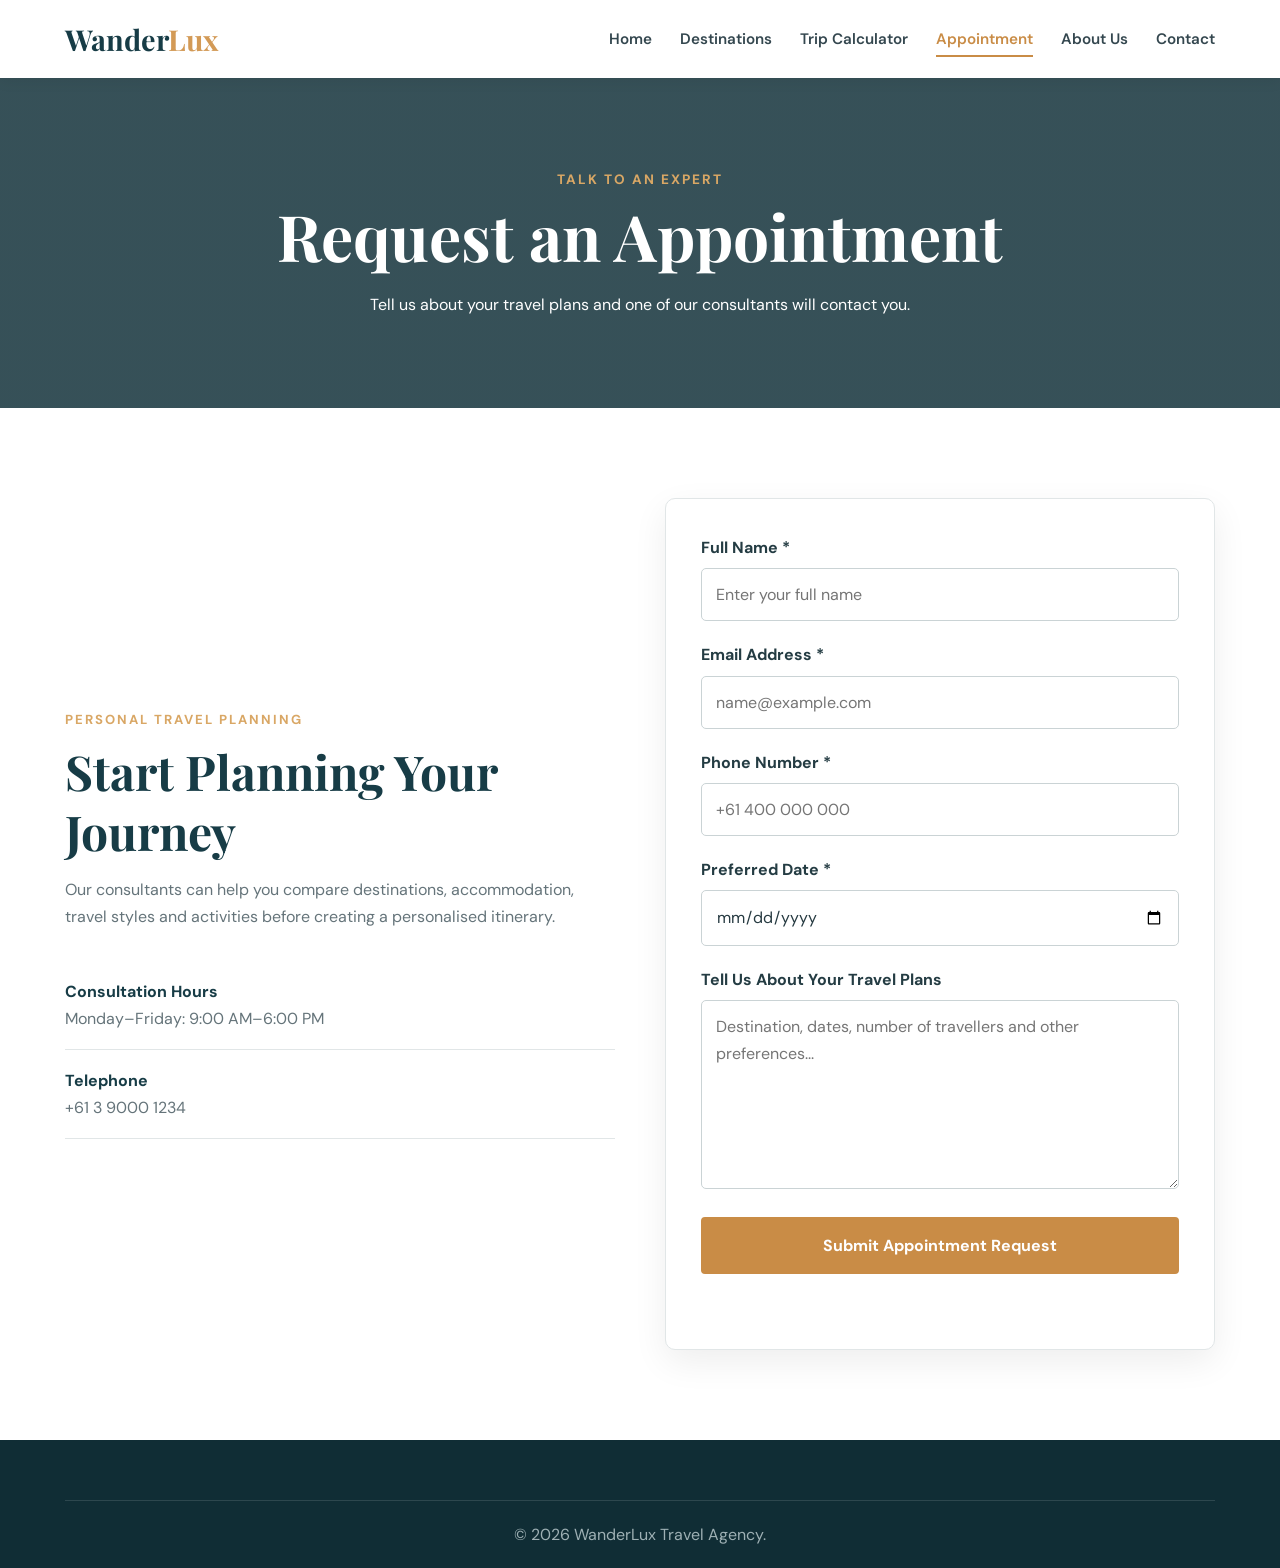
<file: appointment.html>
<!DOCTYPE html>
<html lang="en">

<head>
    <meta charset="UTF-8">
    <meta name="viewport" content="width=device-width, initial-scale=1.0">

    <meta name="description"
          content="Request a consultation appointment with a WanderLux travel consultant.">

    <title>Appointment Request | WanderLux</title>

    <link rel="stylesheet" href="css/style.css">
</head>

<body>

<header>
<nav class="navbar">

    <a href="index.html" class="logo">Wander<span>Lux</span></a>

    <button class="menu-toggle" id="menuToggle"
            aria-label="Open navigation menu">☰</button>

    <ul class="nav-links" id="navLinks">
        <li><a href="index.html">Home</a></li>
        <li><a href="destinations.html">Destinations</a></li>
        <li><a href="calculator.html">Trip Calculator</a></li>
        <li><a class="active" href="appointment.html">Appointment</a></li>
        <li><a href="about.html">About Us</a></li>
        <li><a href="contact.html">Contact</a></li>
    </ul>

</nav>
</header>


<section class="page-banner">
    <div>
        <p>Talk to an Expert</p>
        <h1>Request an Appointment</h1>
        <span>
            Tell us about your travel plans and one of our
            consultants will contact you.
        </span>
    </div>
</section>


<main>

<section class="section">

<div class="contact-layout">

<div class="contact-info reveal">

    <span class="small-heading">Personal Travel Planning</span>
    <h2>Start Planning Your Journey</h2>

    <p>
        Our consultants can help you compare destinations,
        accommodation, travel styles and activities before
        creating a personalised itinerary.
    </p>

    <div class="info-item">
        <strong>Consultation Hours</strong>
        <p>Monday–Friday: 9:00 AM–6:00 PM</p>
    </div>

    <div class="info-item">
        <strong>Telephone</strong>
        <p>+61 3 9000 1234</p>
    </div>

</div>


<div class="form-card reveal">

<form id="appointmentForm">

    <div class="form-group">
        <label for="appointmentName">Full Name *</label>

        <input type="text"
               id="appointmentName"
               name="name"
               required
               minlength="2"
               placeholder="Enter your full name">
    </div>


    <div class="form-group">
        <label for="appointmentEmail">Email Address *</label>

        <input type="email"
               id="appointmentEmail"
               name="email"
               required
               placeholder="name@example.com">
    </div>


    <div class="form-group">
        <label for="appointmentPhone">Phone Number *</label>

        <input type="tel"
               id="appointmentPhone"
               name="phone"
               required
               placeholder="+61 400 000 000">
    </div>


    <div class="form-group">
        <label for="appointmentDate">Preferred Date *</label>

        <input type="date"
               id="appointmentDate"
               name="date"
               required>
    </div>


    <div class="form-group">
        <label for="appointmentMessage">
            Tell Us About Your Travel Plans
        </label>

        <textarea id="appointmentMessage"
                  name="message"
                  rows="6"
                  placeholder="Destination, dates, number of travellers and other preferences..."></textarea>
    </div>


    <button type="submit" class="btn full-btn">
        Submit Appointment Request
    </button>

    <p class="form-status" id="appointmentStatus"
       aria-live="polite"></p>

</form>

</div>

</div>

</section>

</main>


<footer>
    <div class="copyright">
        © <span id="currentYear"></span> WanderLux Travel Agency.
    </div>
</footer>

<script src="js/script.js"></script>

</body>
</html>
</file>
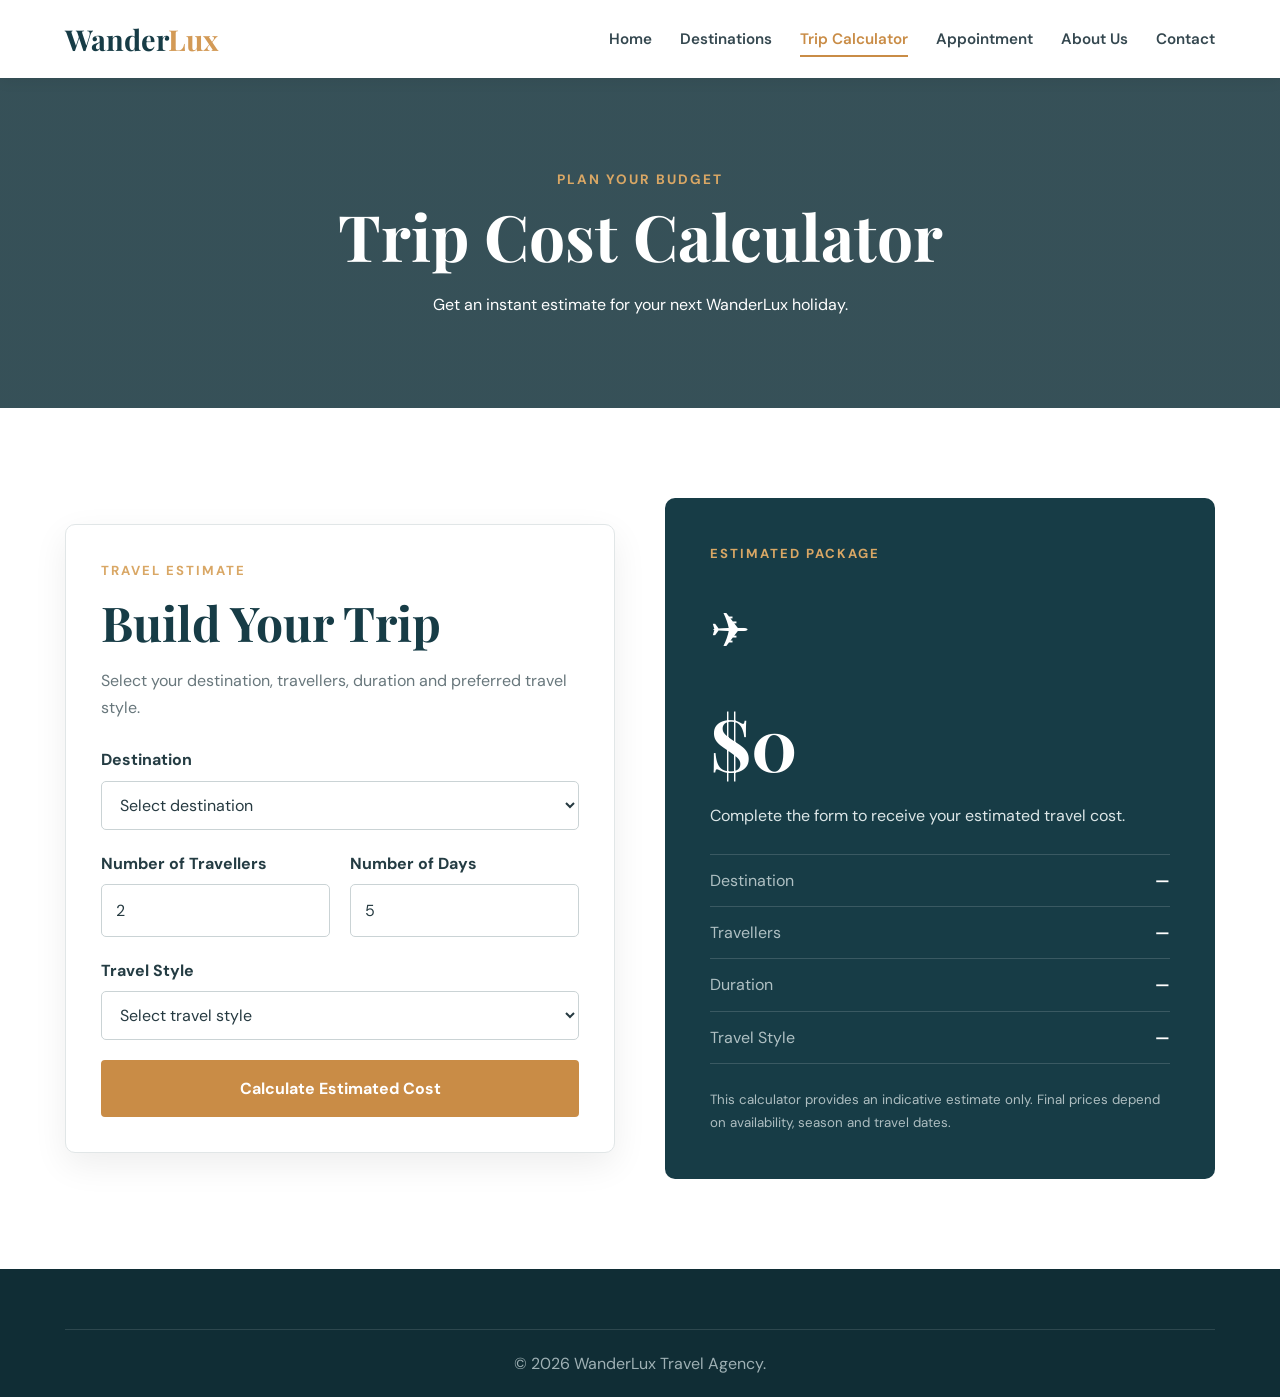
<file: calculator.html>
<!DOCTYPE html>
<html lang="en">

<head>
    <meta charset="UTF-8">
    <meta name="viewport" content="width=device-width, initial-scale=1.0">

    <meta name="description"
          content="Estimate the cost of your WanderLux holiday using our interactive trip cost calculator.">

    <title>Trip Cost Calculator | WanderLux</title>

    <link rel="stylesheet" href="css/style.css">
</head>

<body>

<header>
    <nav class="navbar">
        <a href="index.html" class="logo">Wander<span>Lux</span></a>

        <button class="menu-toggle" id="menuToggle"
                aria-label="Open navigation menu">☰</button>

        <ul class="nav-links" id="navLinks">
            <li><a href="index.html">Home</a></li>
            <li><a href="destinations.html">Destinations</a></li>
            <li><a class="active" href="calculator.html">Trip Calculator</a></li>
            <li><a href="appointment.html">Appointment</a></li>
            <li><a href="about.html">About Us</a></li>
            <li><a href="contact.html">Contact</a></li>
        </ul>
    </nav>
</header>


<section class="page-banner">
    <div>
        <p>Plan Your Budget</p>
        <h1>Trip Cost Calculator</h1>
        <span>
            Get an instant estimate for your next WanderLux holiday.
        </span>
    </div>
</section>


<main>

<section class="section">

<div class="calculator-layout">

<div class="form-card reveal">

    <span class="small-heading">Travel Estimate</span>
    <h2>Build Your Trip</h2>

    <p>
        Select your destination, travellers, duration and
        preferred travel style.
    </p>


    <form id="tripCalculator">

        <div class="form-group">
            <label for="destination">Destination</label>

            <select id="destination" required>
                <option value="">Select destination</option>
                <option value="Bali">Bali</option>
                <option value="Paris">Paris</option>
                <option value="Maldives">Maldives</option>
                <option value="Japan">Japan</option>
                <option value="Sydney">Sydney</option>
            </select>
        </div>


        <div class="form-row">

            <div class="form-group">
                <label for="travellers">Number of Travellers</label>

                <input type="number"
                       id="travellers"
                       min="1"
                       max="20"
                       value="2"
                       required>
            </div>


            <div class="form-group">
                <label for="days">Number of Days</label>

                <input type="number"
                       id="days"
                       min="1"
                       max="60"
                       value="5"
                       required>
            </div>

        </div>


        <div class="form-group">

            <label for="travelStyle">Travel Style</label>

            <select id="travelStyle" required>
                <option value="">Select travel style</option>
                <option value="Budget">Budget</option>
                <option value="Standard">Standard</option>
                <option value="Luxury">Luxury</option>
            </select>

        </div>


        <button type="submit" class="btn full-btn">
            Calculate Estimated Cost
        </button>

    </form>

</div>


<div class="result-card reveal">

    <p class="small-heading">Estimated Package</p>

    <div class="result-icon">✈</div>

    <h2 id="estimatedPrice">$0</h2>

    <p id="estimateMessage">
        Complete the form to receive your estimated travel cost.
    </p>


    <div class="estimate-breakdown" id="estimateBreakdown">
        <div>
            <span>Destination</span>
            <strong id="resultDestination">—</strong>
        </div>

        <div>
            <span>Travellers</span>
            <strong id="resultTravellers">—</strong>
        </div>

        <div>
            <span>Duration</span>
            <strong id="resultDays">—</strong>
        </div>

        <div>
            <span>Travel Style</span>
            <strong id="resultStyle">—</strong>
        </div>
    </div>


    <small>
        This calculator provides an indicative estimate only.
        Final prices depend on availability, season and travel dates.
    </small>

</div>

</div>

</section>

</main>


<footer>

    <div class="copyright">
        © <span id="currentYear"></span> WanderLux Travel Agency.
    </div>

</footer>

<script src="js/script.js"></script>

</body>
</html>
</file>
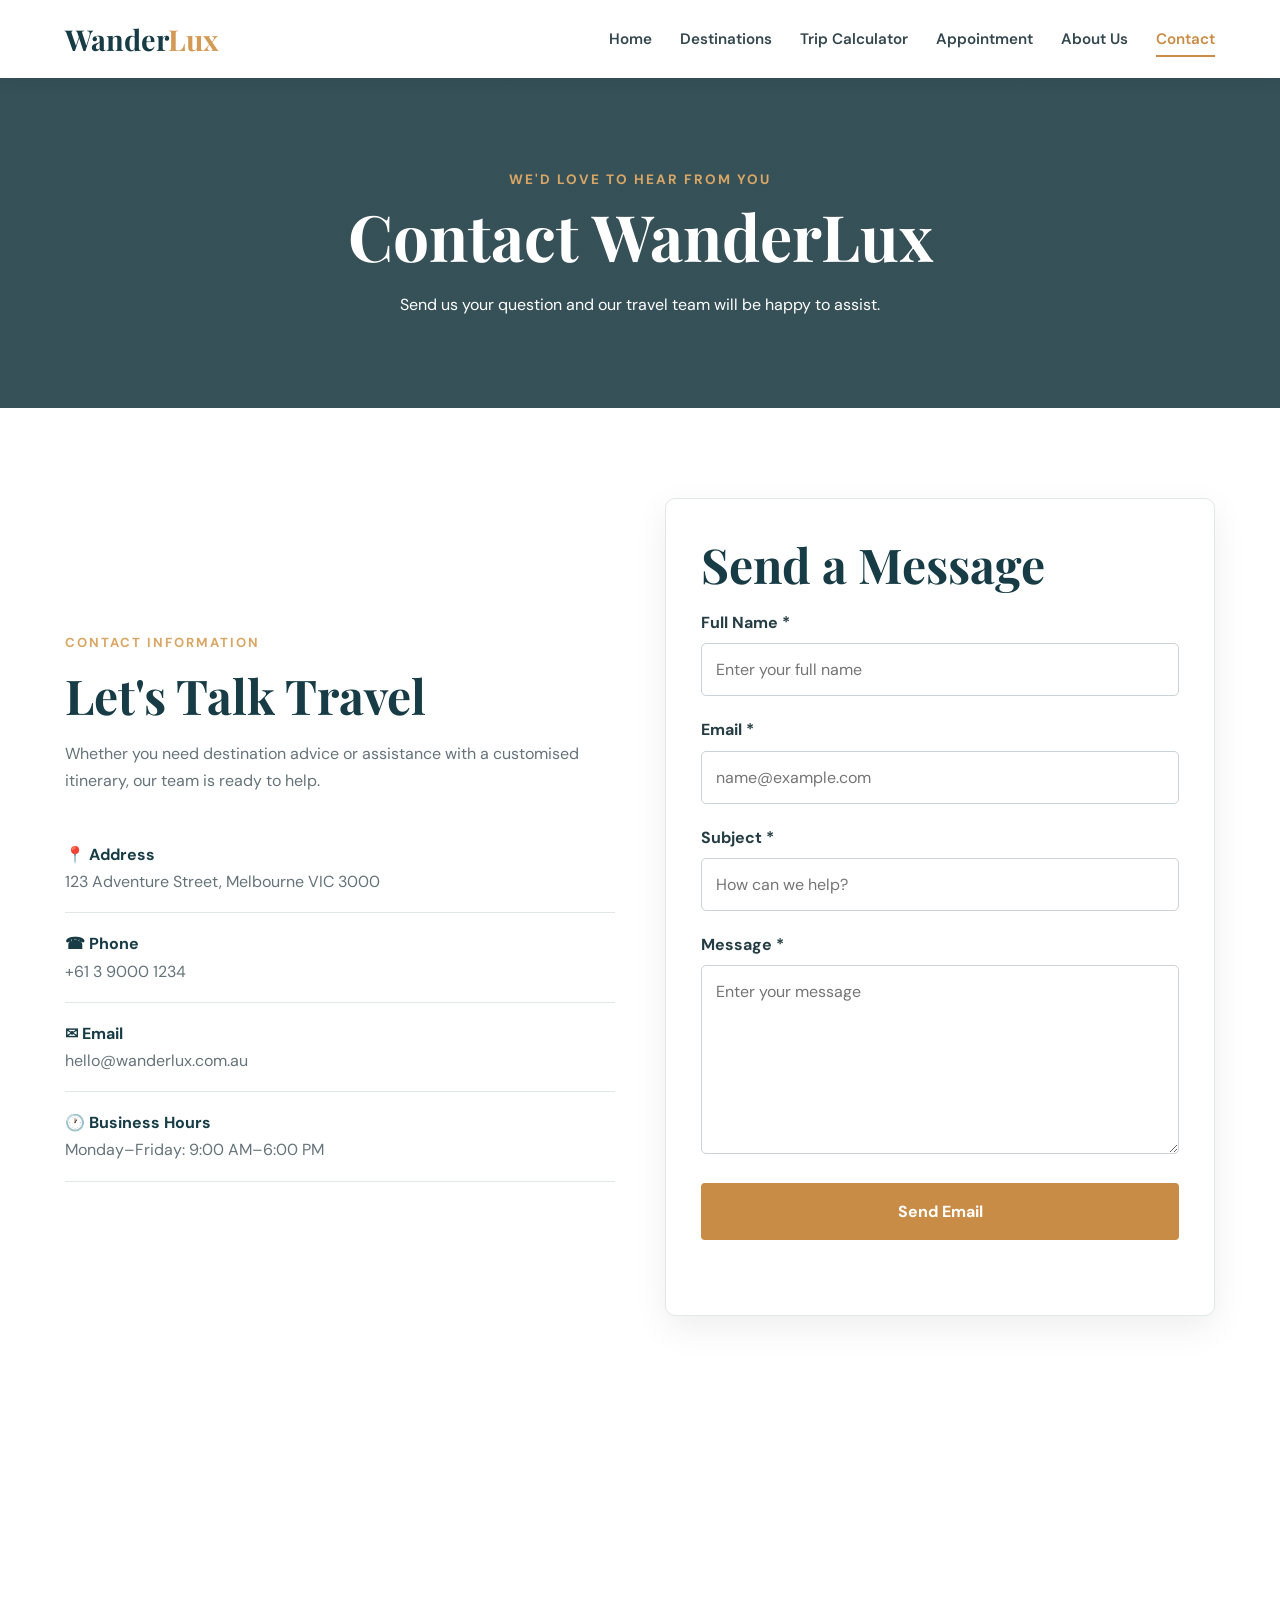
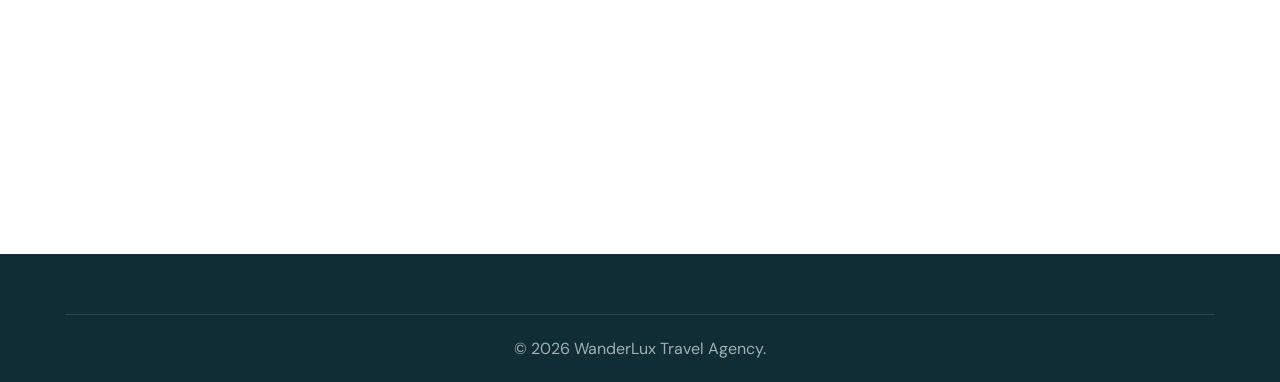
<file: contact.html>
<!DOCTYPE html>
<html lang="en">

<head>
    <meta charset="UTF-8">
    <meta name="viewport" content="width=device-width, initial-scale=1.0">

    <meta name="description"
          content="Contact WanderLux Travel Agency for travel information, questions and personalised holiday assistance.">

    <title>Contact | WanderLux</title>

    <link rel="stylesheet" href="css/style.css">
</head>

<body>

<header>
<nav class="navbar">

<a href="index.html" class="logo">Wander<span>Lux</span></a>

<button class="menu-toggle" id="menuToggle"
        aria-label="Open navigation menu">☰</button>

<ul class="nav-links" id="navLinks">
    <li><a href="index.html">Home</a></li>
    <li><a href="destinations.html">Destinations</a></li>
    <li><a href="calculator.html">Trip Calculator</a></li>
    <li><a href="appointment.html">Appointment</a></li>
    <li><a href="about.html">About Us</a></li>
    <li><a class="active" href="contact.html">Contact</a></li>
</ul>

</nav>
</header>


<section class="page-banner">
<div>
    <p>We'd Love to Hear From You</p>
    <h1>Contact WanderLux</h1>
    <span>
        Send us your question and our travel team will
        be happy to assist.
    </span>
</div>
</section>


<main>

<section class="section">

<div class="contact-layout">

<div class="contact-info reveal">

<span class="small-heading">Contact Information</span>
<h2>Let's Talk Travel</h2>

<p>
Whether you need destination advice or assistance with
a customised itinerary, our team is ready to help.
</p>


<div class="info-item">
    <strong>📍 Address</strong>
    <p>123 Adventure Street, Melbourne VIC 3000</p>
</div>


<div class="info-item">
    <strong>☎ Phone</strong>
    <p>+61 3 9000 1234</p>
</div>


<div class="info-item">
    <strong>✉ Email</strong>
    <p>hello@wanderlux.com.au</p>
</div>


<div class="info-item">
    <strong>🕐 Business Hours</strong>
    <p>Monday–Friday: 9:00 AM–6:00 PM</p>
</div>

</div>


<div class="form-card reveal">

<h2>Send a Message</h2>

<form id="contactForm">

<div class="form-group">
    <label for="contactName">Full Name *</label>

    <input type="text"
           id="contactName"
           required
           minlength="2"
           placeholder="Enter your full name">
</div>


<div class="form-group">
    <label for="contactEmail">Email *</label>

    <input type="email"
           id="contactEmail"
           required
           placeholder="name@example.com">
</div>


<div class="form-group">
    <label for="contactSubject">Subject *</label>

    <input type="text"
           id="contactSubject"
           required
           placeholder="How can we help?">
</div>


<div class="form-group">
    <label for="contactMessage">Message *</label>

    <textarea id="contactMessage"
              rows="6"
              required
              minlength="10"
              placeholder="Enter your message"></textarea>
</div>


<button type="submit" class="btn full-btn">
    Send Email
</button>

<p class="form-status"
   id="contactStatus"
   aria-live="polite"></p>

</form>

</div>

</div>


<div class="map-container reveal">

<iframe
    src="https://www.google.com/maps?q=Melbourne%20VIC%20Australia&output=embed"
    title="Map showing Melbourne, Victoria"
    loading="lazy">
</iframe>

</div>

</section>

</main>


<footer>

<div class="copyright">
© <span id="currentYear"></span> WanderLux Travel Agency.
</div>

</footer>

<script src="js/script.js"></script>

</body>
</html>
</file>
<file: css/style.css>
@import url('https://fonts.googleapis.com/css2?family=DM+Sans:wght@400;500;600;700&family=Playfair+Display:wght@600;700&display=swap');


/* ================================
   GLOBAL STYLES
================================ */

* {
    margin: 0;
    padding: 0;
    box-sizing: border-box;
}

html {
    scroll-behavior: smooth;
}

body {
    font-family: "DM Sans", Arial, sans-serif;
    color: #25333b;
    background: #ffffff;
    line-height: 1.7;
}

h1,
h2,
h3 {
    font-family: "Playfair Display", Georgia, serif;
    line-height: 1.25;
}

img {
    width: 100%;
    display: block;
}

a {
    text-decoration: none;
    color: inherit;
}

button,
input,
select,
textarea {
    font: inherit;
}


/* ================================
   NAVIGATION
================================ */

header {
    position: sticky;
    top: 0;
    z-index: 1000;
    background: rgba(255, 255, 255, 0.97);
    box-shadow: 0 2px 15px rgba(0, 0, 0, 0.07);
}

.navbar {
    max-width: 1200px;
    margin: auto;
    min-height: 78px;
    padding: 0 25px;

    display: flex;
    align-items: center;
    justify-content: space-between;
}

.logo {
    font-family: "Playfair Display", serif;
    font-size: 1.8rem;
    font-weight: 700;
    color: #173c46;
}

.logo span {
    color: #d39a56;
}

.nav-links {
    list-style: none;
    display: flex;
    align-items: center;
    gap: 28px;
}

.nav-links a {
    position: relative;
    font-size: 0.95rem;
    font-weight: 600;
    color: #34474f;
    transition: 0.3s;
}

.nav-links a:hover,
.nav-links a.active {
    color: #c98c46;
}

.nav-links a::after {
    content: "";
    position: absolute;
    left: 0;
    bottom: -8px;
    width: 0;
    height: 2px;
    background: #c98c46;
    transition: width 0.3s;
}

.nav-links a:hover::after,
.nav-links a.active::after {
    width: 100%;
}

.menu-toggle {
    display: none;
    border: none;
    background: none;
    cursor: pointer;
    color: #173c46;
    font-size: 1.6rem;
}


/* ================================
   HERO SLIDER
================================ */

.hero {
    height: calc(100vh - 78px);
    min-height: 620px;
    position: relative;
    overflow: hidden;
}

.slide {
    position: absolute;
    inset: 0;

    display: flex;
    align-items: center;

    background-size: cover;
    background-position: center;

    opacity: 0;
    visibility: hidden;
    transition: opacity 1s ease;
}

.slide.active {
    opacity: 1;
    visibility: visible;
}

.hero-content {
    width: min(720px, 90%);
    margin-left: max(7vw, 25px);
    color: white;
}

.eyebrow,
.small-heading,
.section-heading > span {
    display: block;
    margin-bottom: 10px;
    color: #d9a765;
    font-size: 0.82rem;
    font-weight: 700;
    letter-spacing: 2px;
    text-transform: uppercase;
}

.hero-content h1 {
    max-width: 700px;
    margin-bottom: 20px;
    font-size: clamp(2.7rem, 6vw, 5rem);
}

.hero-content > p:not(.eyebrow) {
    max-width: 600px;
    margin-bottom: 30px;
    font-size: 1.15rem;
}

.hero-buttons {
    display: flex;
    flex-wrap: wrap;
    gap: 15px;
}

.btn {
    display: inline-block;
    padding: 13px 25px;

    border: 2px solid #c98c46;
    border-radius: 4px;

    background: #c98c46;
    color: white;

    font-weight: 700;
    cursor: pointer;

    transition: 0.3s ease;
}

.btn:hover {
    background: #a96d2e;
    border-color: #a96d2e;
    transform: translateY(-2px);
}

.btn-outline {
    background: transparent;
    border-color: white;
}

.btn-outline:hover {
    background: white;
    border-color: white;
    color: #173c46;
}

.full-btn {
    width: 100%;
}

.slider-btn {
    position: absolute;
    top: 50%;
    transform: translateY(-50%);

    width: 45px;
    height: 45px;

    border: 1px solid rgba(255,255,255,.5);
    border-radius: 50%;

    background: rgba(0,0,0,.25);
    color: white;

    cursor: pointer;
    transition: 0.3s;
}

.slider-btn:hover {
    background: #c98c46;
}

.prev {
    left: 20px;
}

.next {
    right: 20px;
}

.slider-dots {
    position: absolute;
    left: 50%;
    bottom: 25px;
    transform: translateX(-50%);

    display: flex;
    gap: 10px;
}

.dot {
    width: 10px;
    height: 10px;

    padding: 0;
    border: 1px solid white;
    border-radius: 50%;

    background: transparent;
    cursor: pointer;
}

.dot.active {
    background: white;
}


/* ================================
   GENERAL SECTIONS
================================ */

.section {
    max-width: 1200px;
    margin: auto;
    padding: 90px 25px;
}

.light-section {
    max-width: none;
    padding-left: max(calc((100% - 1150px) / 2), 25px);
    padding-right: max(calc((100% - 1150px) / 2), 25px);
    background: #f6f7f5;
}

.section-heading {
    max-width: 700px;
    margin: 0 auto 50px;
    text-align: center;
}

.section-heading h2,
.contact-info h2,
.form-card h2,
.about-layout h2 {
    margin-bottom: 15px;
    color: #173c46;
    font-size: clamp(2rem, 4vw, 3rem);
}

.section-heading p {
    color: #65747a;
}


/* ================================
   FEATURE CARDS
================================ */

.features-grid,
.services-grid {
    display: grid;
    grid-template-columns: repeat(3, 1fr);
    gap: 25px;
}

.services-grid {
    grid-template-columns: repeat(4, 1fr);
}

.feature-card,
.service-card {
    padding: 35px 28px;
    border: 1px solid #e4e8e8;
    border-radius: 8px;
    background: white;
    text-align: center;

    transition: 0.35s;
}

.feature-card:hover,
.service-card:hover {
    transform: translateY(-8px);
    box-shadow: 0 15px 35px rgba(0,0,0,.08);
}

.icon {
    margin-bottom: 15px;
    font-size: 2.4rem;
}

.feature-card h3,
.service-card h3 {
    margin-bottom: 10px;
    color: #173c46;
}

.feature-card p,
.service-card p {
    color: #65747a;
}


/* ================================
   PACKAGES
================================ */

.package-grid,
.destination-grid {
    display: grid;
    grid-template-columns: repeat(3, 1fr);
    gap: 25px;
}

.package-card,
.destination-card {
    overflow: hidden;
    border-radius: 10px;
    background: white;
    box-shadow: 0 8px 25px rgba(0,0,0,.08);

    transition: 0.35s;
}

.package-card:hover,
.destination-card:hover {
    transform: translateY(-7px);
}

.package-card img,
.destination-card img {
    height: 250px;
    object-fit: cover;
    transition: transform 0.5s;
}

.package-card:hover img,
.destination-card:hover img {
    transform: scale(1.05);
}

.package-content,
.destination-card > div {
    padding: 24px;
}

.package-content h3,
.destination-card h3 {
    margin: 8px 0;
    color: #173c46;
}

.package-content p,
.destination-card p {
    margin-bottom: 15px;
    color: #68777c;
}

.package-content strong {
    color: #c98c46;
    font-size: 1.1rem;
}

.tag {
    padding: 5px 10px;
    border-radius: 15px;
    background: #f7ecdf;
    color: #a96d2e;
    font-size: 0.75rem;
    font-weight: 700;
}

.text-link {
    color: #b97835;
    font-weight: 700;
}


/* ================================
   CTA
================================ */

.cta-section {
    padding: 70px max(calc((100% - 1150px) / 2), 25px);

    display: flex;
    justify-content: space-between;
    align-items: center;
    gap: 30px;

    background: #173c46;
    color: white;
}

.cta-section p {
    color: #d9a765;
}

.cta-section h2 {
    max-width: 700px;
    font-size: clamp(1.8rem, 4vw, 2.8rem);
}


/* ================================
   INNER PAGE BANNER
================================ */

.page-banner {
    min-height: 330px;
    padding: 50px 25px;

    display: flex;
    align-items: center;
    justify-content: center;

    background:
        linear-gradient(rgba(10,42,51,.82), rgba(10,42,51,.82)),
        url("https://images.unsplash.com/photo-1507525428034-b723cf961d3e?auto=format&fit=crop&w=1600&q=80")
        center/cover;

    text-align: center;
    color: white;
}

.page-banner p {
    color: #d9a765;
    font-size: 0.85rem;
    font-weight: 700;
    letter-spacing: 2px;
    text-transform: uppercase;
}

.page-banner h1 {
    margin: 5px 0 15px;
    font-size: clamp(2.4rem, 6vw, 4rem);
}


/* ================================
   DESTINATIONS
================================ */

.destination-grid {
    grid-template-columns: repeat(2, 1fr);
}


/* ================================
   CALCULATOR + FORMS
================================ */

.calculator-layout,
.contact-layout,
.about-layout {
    display: grid;
    grid-template-columns: 1fr 1fr;
    gap: 50px;
    align-items: center;
}

.form-card {
    padding: 35px;
    border: 1px solid #e1e6e7;
    border-radius: 10px;
    background: white;
    box-shadow: 0 12px 35px rgba(0,0,0,.07);
}

.form-card > p {
    margin-bottom: 25px;
    color: #68777c;
}

.form-group {
    margin-bottom: 20px;
}

.form-row {
    display: grid;
    grid-template-columns: 1fr 1fr;
    gap: 20px;
}

label {
    display: block;
    margin-bottom: 7px;
    color: #243c43;
    font-weight: 700;
}

input,
select,
textarea {
    width: 100%;
    padding: 12px 14px;

    border: 1px solid #cad3d5;
    border-radius: 5px;

    background: white;
    color: #263a41;

    outline: none;
    transition: 0.3s;
}

input:focus,
select:focus,
textarea:focus {
    border-color: #c98c46;
    box-shadow: 0 0 0 3px rgba(201,140,70,.12);
}

textarea {
    resize: vertical;
}

.result-card {
    padding: 45px;
    border-radius: 10px;
    background: #173c46;
    color: white;
}

.result-card .small-heading {
    color: #d9a765;
}

.result-icon {
    margin: 25px 0;
    font-size: 3rem;
}

.result-card h2 {
    margin-bottom: 15px;
    font-size: clamp(3rem, 7vw, 4.5rem);
}

.result-card > p:not(.small-heading) {
    margin-bottom: 25px;
    color: #dce6e7;
}

.result-card small {
    display: block;
    margin-top: 25px;
    color: #aebec1;
}

.estimate-breakdown {
    border-top: 1px solid rgba(255,255,255,.15);
}

.estimate-breakdown div {
    padding: 12px 0;

    display: flex;
    justify-content: space-between;

    border-bottom: 1px solid rgba(255,255,255,.15);
}

.estimate-breakdown span {
    color: #afc0c3;
}


/* ================================
   ABOUT
================================ */

.about-layout {
    gap: 60px;
}

.about-layout p {
    margin-bottom: 15px;
    color: #65747a;
}

.about-image {
    height: 460px;
    object-fit: cover;
    border-radius: 10px;
}


/* ================================
   CONTACT
================================ */

.contact-info > p {
    margin-bottom: 30px;
    color: #65747a;
}

.info-item {
    padding: 17px 0;
    border-bottom: 1px solid #e1e6e7;
}

.info-item strong {
    color: #173c46;
}

.info-item p {
    color: #65747a;
}

.form-status {
    min-height: 25px;
    margin-top: 15px;
    text-align: center;
    font-weight: 700;
}

.success {
    color: #178348;
}

.error {
    color: #c23c3c;
}

.map-container {
    margin-top: 60px;
}

.map-container iframe {
    width: 100%;
    height: 380px;
    border: 0;
    border-radius: 10px;
}


/* ================================
   FOOTER
================================ */

footer {
    padding: 60px max(calc((100% - 1150px) / 2), 25px) 20px;
    background: #102d35;
    color: #d4dfe1;
}

.footer-grid {
    display: grid;
    grid-template-columns: 2fr 1fr 1fr;
    gap: 50px;
    margin-bottom: 40px;
}

.footer-grid h3 {
    margin-bottom: 12px;
    color: white;
    font-size: 1.8rem;
}

.footer-grid h4 {
    margin-bottom: 12px;
    color: white;
}

.footer-grid a {
    display: block;
    margin-bottom: 8px;
}

.footer-grid a:hover {
    color: #d9a765;
}

.copyright {
    padding-top: 20px;
    border-top: 1px solid rgba(255,255,255,.12);
    text-align: center;
    color: #9eb0b4;
}


/* ================================
   SCROLL ANIMATION
================================ */

.reveal {
    opacity: 0;
    transform: translateY(35px);
    transition: opacity .8s ease,
                transform .8s ease;
}

.reveal.visible {
    opacity: 1;
    transform: translateY(0);
}


/* ================================
   TABLET
================================ */

@media (max-width: 900px) {

    .menu-toggle {
        display: block;
    }

    .nav-links {
        position: absolute;
        top: 78px;
        left: 0;

        width: 100%;
        padding: 25px;

        display: none;
        flex-direction: column;
        align-items: flex-start;
        gap: 20px;

        background: white;
        box-shadow: 0 8px 15px rgba(0,0,0,.08);
    }

    .nav-links.show {
        display: flex;
    }

    .services-grid,
    .features-grid,
    .package-grid {
        grid-template-columns: repeat(2, 1fr);
    }

    .calculator-layout,
    .contact-layout,
    .about-layout {
        grid-template-columns: 1fr;
    }

    .cta-section {
        flex-direction: column;
        align-items: flex-start;
    }
}


/* ================================
   MOBILE
================================ */

@media (max-width: 600px) {

    .section {
        padding: 65px 18px;
    }

    .hero {
        min-height: 580px;
    }

    .hero-content {
        margin-left: 25px;
    }

    .slider-btn {
        display: none;
    }

    .features-grid,
    .services-grid,
    .package-grid,
    .destination-grid {
        grid-template-columns: 1fr;
    }

    .form-row {
        grid-template-columns: 1fr;
    }

    .form-card,
    .result-card {
        padding: 25px;
    }

    .footer-grid {
        grid-template-columns: 1fr;
    }

    .about-image {
        height: 320px;
    }
}
</file>
